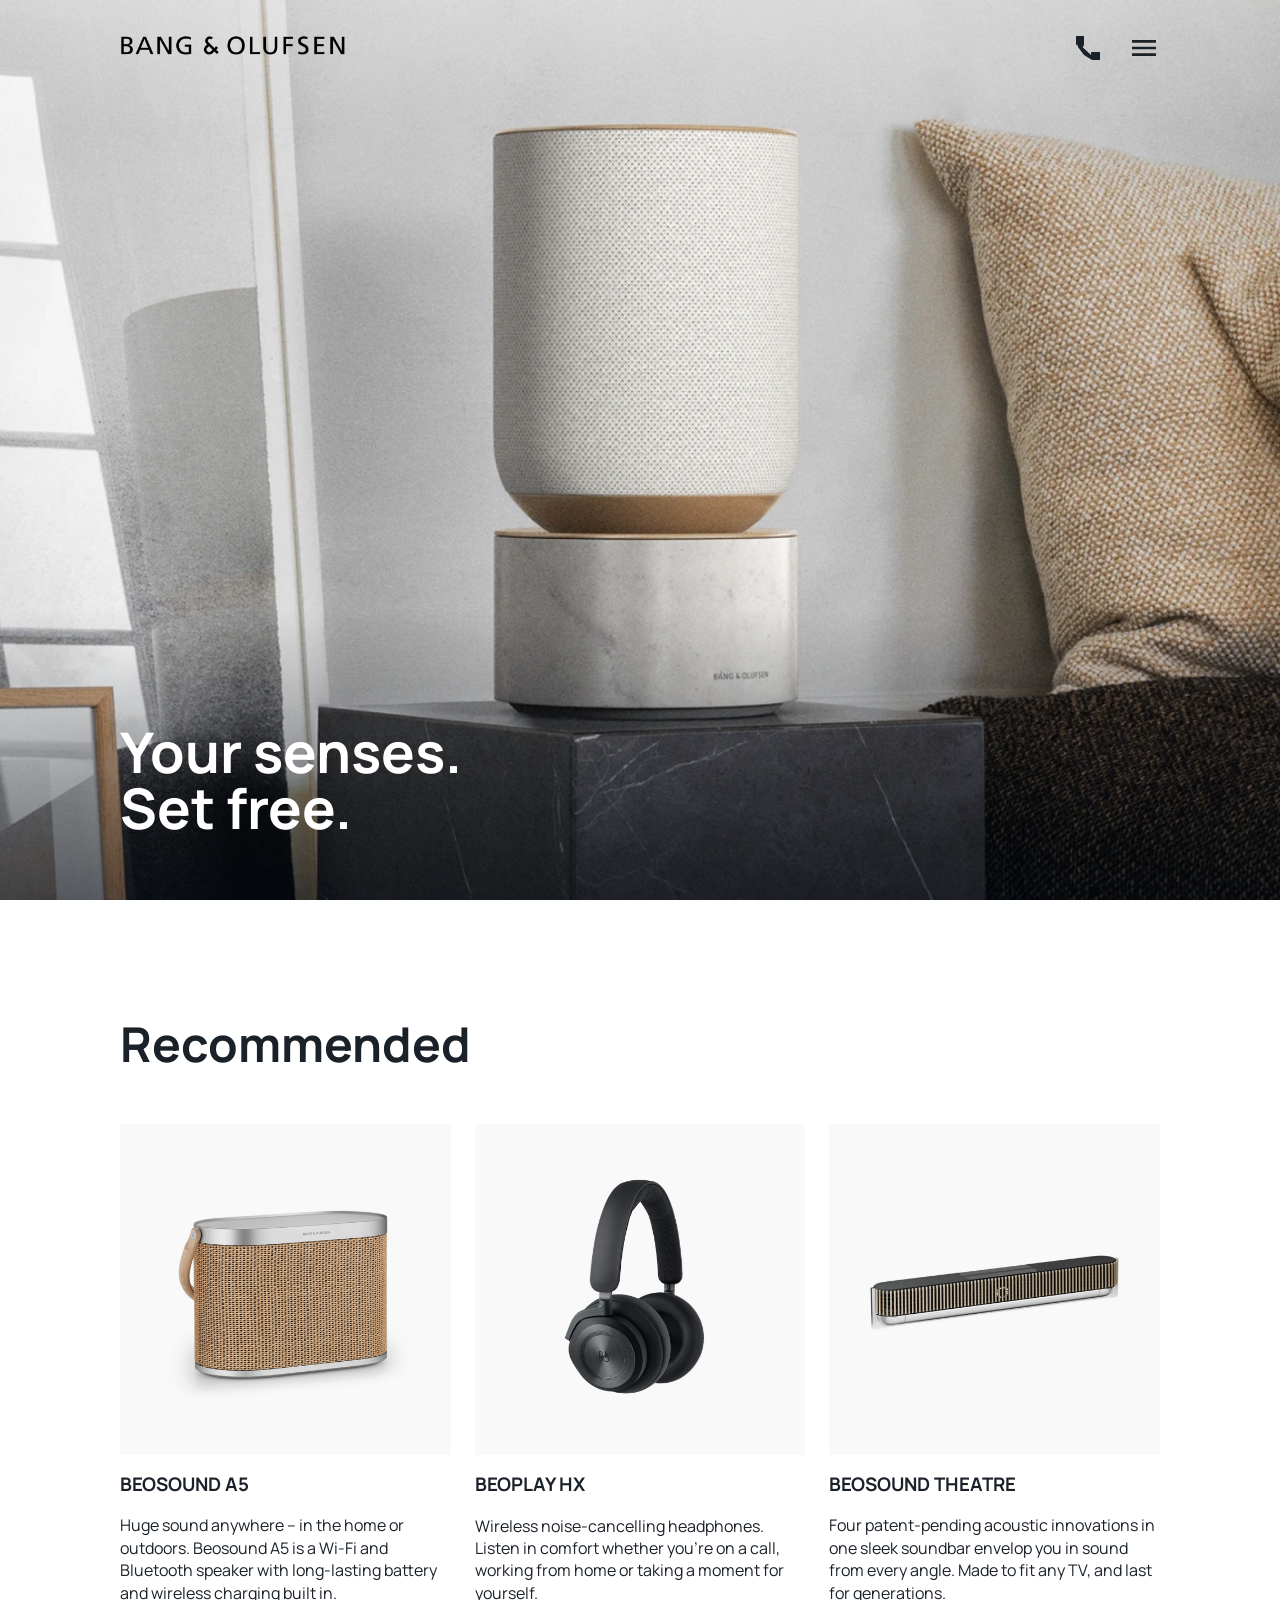
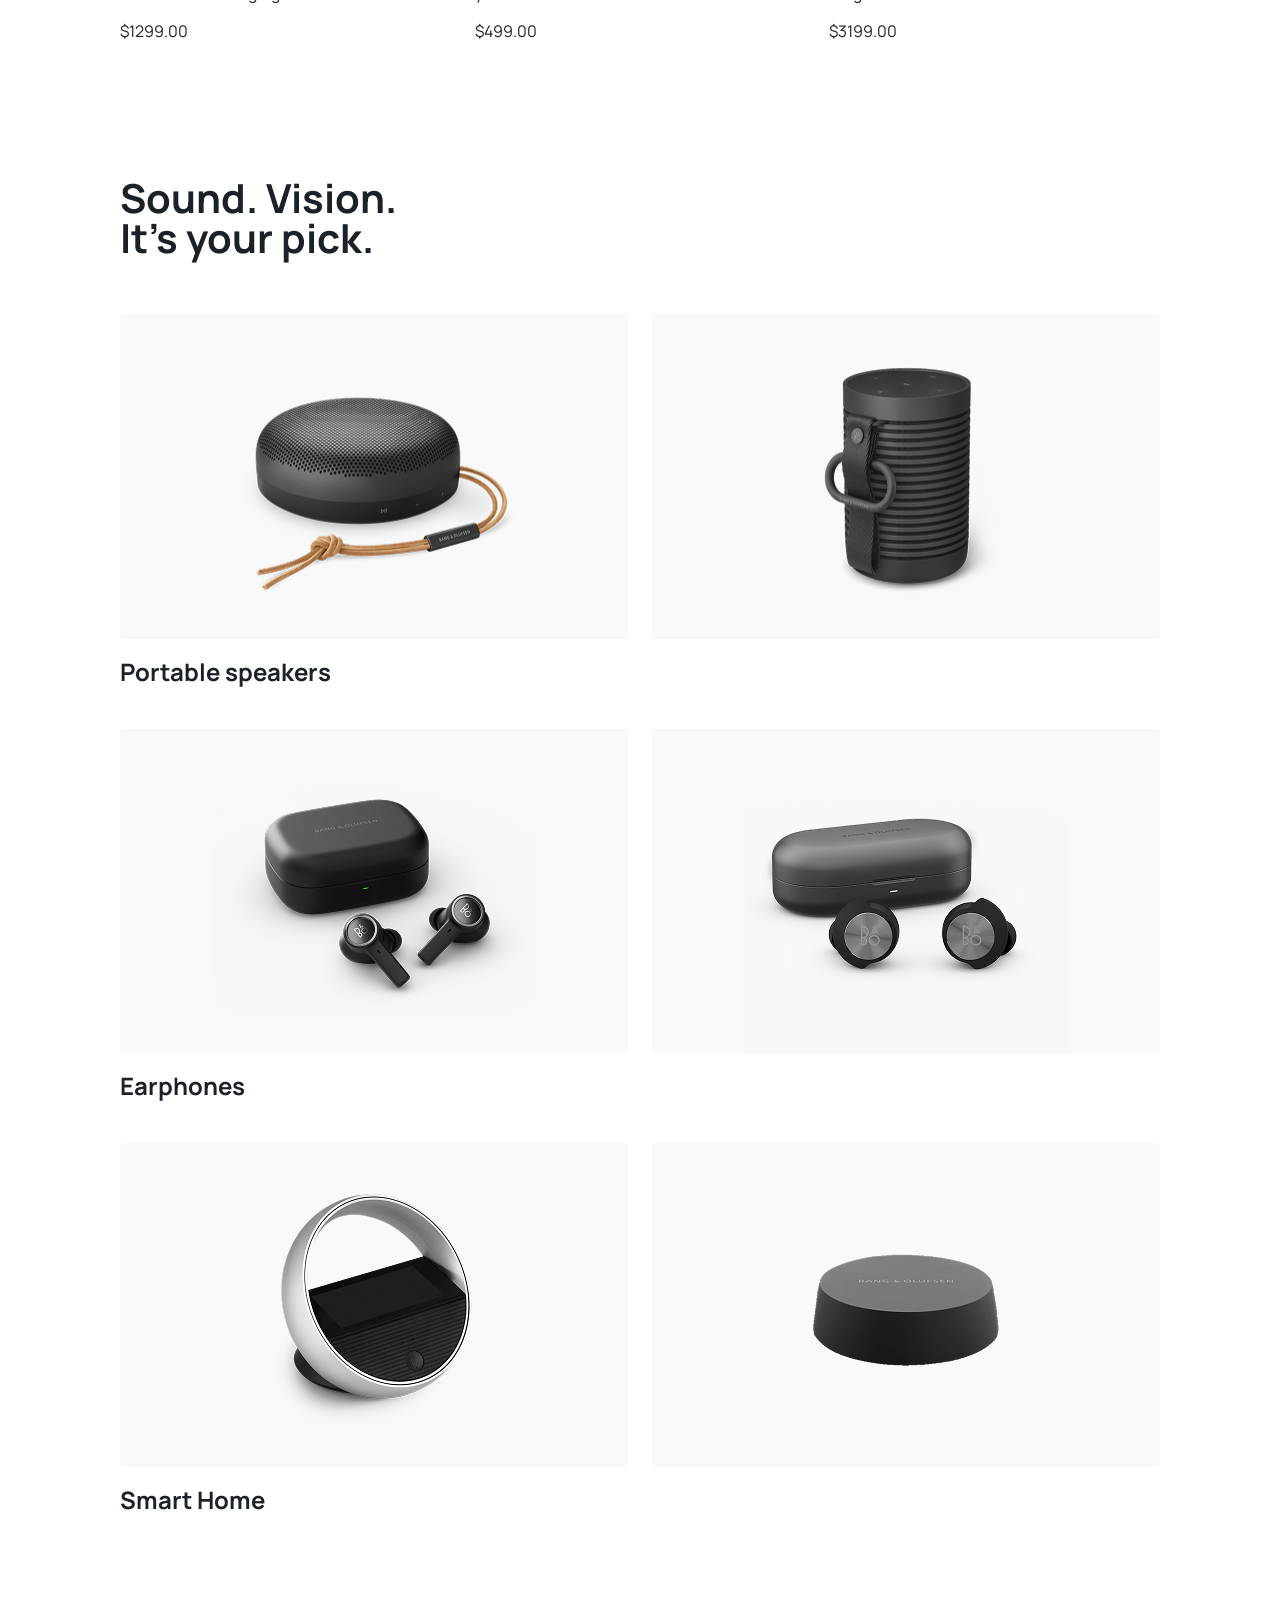
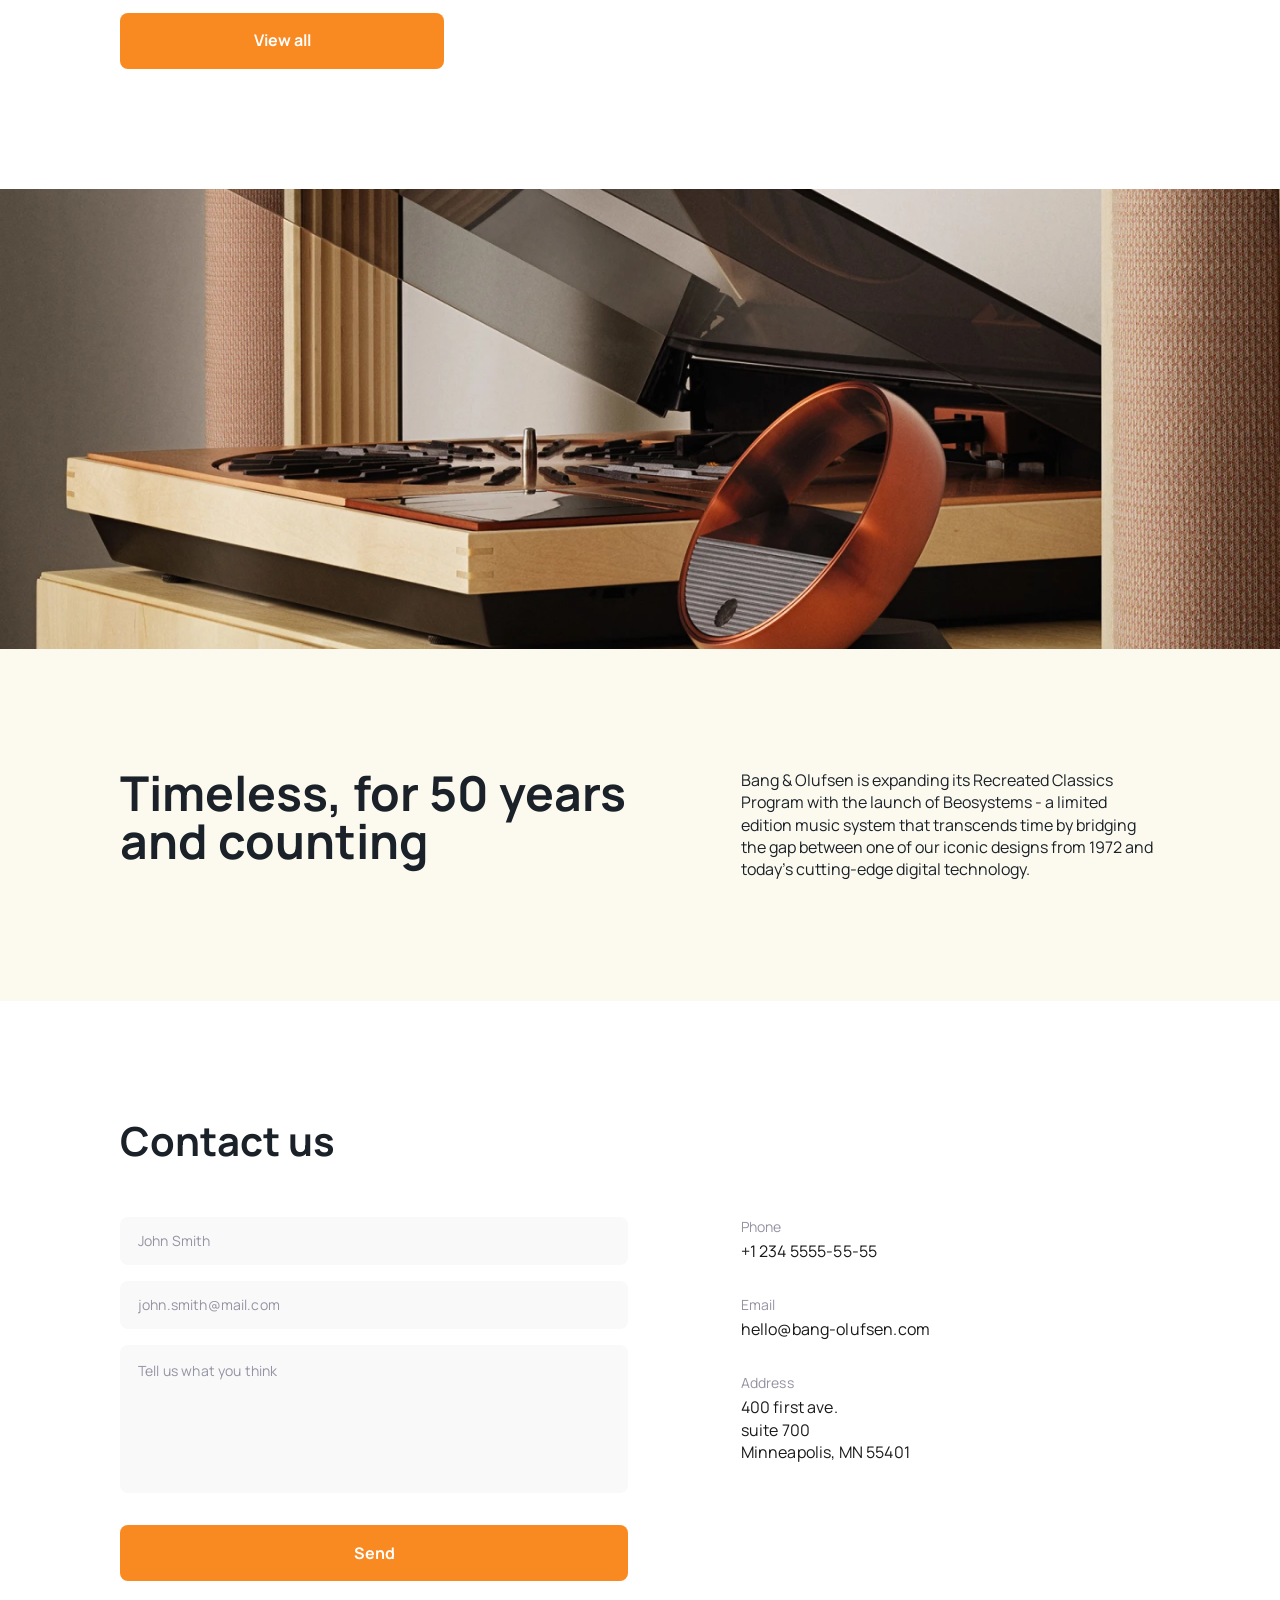
<file: index.html>
<!doctype html><html lang="en" class="page"><head><meta charset="utf-8"><meta name="viewport" content="width=device-width, initial-scale=1.0"><title>Bang &amp; Olufsen</title><link rel="icon" href="logo.5de49983.svg" type="image/svg+xml"><link rel="preconnect" href="https://fonts.googleapis.com"><link rel="preconnect" href="https://fonts.gstatic.com"><link href="https://fonts.googleapis.com/css2?family=Manrope:wght@200..800&display=swap" rel="stylesheet"><link rel="stylesheet" href="index.4c7e0e56.css"><script src="index.77afcc6d.js" defer></script></head><body class="page__body"> <header class="header"> <div class="top-bar"> <a href="#" class="top-bar__logo-link"> <img class="top-bar__logo" src="logo.5de49983.svg" alt="Bang &amp; Olufsen logo"> </a> <div class="top-bar__icons"> <a href="tel:+12345555555" class="icon icon__phone" aria-label="Call us"></a> <a href="#menu" class="icon icon__menu" aria-label="Open menu"></a> </div> </div> <div class="header__bottom"> <h1 class="header__title"> Your senses. <br> Set free. </h1> </div> </header> <aside class="menu page__menu" id="menu"> <div class="menu__top top-bar"> <a href="#" class="top-bar__logo-link"> <img class="top-bar__logo" src="logo.5de49983.svg" alt="Bang &amp; Olufsen logo"> </a> <a href="#" class="icon icon__close" aria-label="Close menu"></a> </div> <div class="menu__content"> <div class="menu__nav nav"> <ul class="nav__list"> <li class="nav__item"> <a class="nav__link" href="#recommended">Recommended</a> </li> <li class="nav__item"> <a class="nav__link" href="#categories">Categories</a> </li> <li class="nav__item"> <a class="nav__link" href="#about">About Us</a> </li> <li class="nav__item"> <a class="nav__link" href="#contacts">Contact Us</a> </li> </ul> </div> <a href="tel:+12345555555" class="menu__phone-number"> +1 234 5555-55-55 </a> <a href="tel:+12345555555" class="menu__call-to-order"> call to order </a> </div> </aside> <main class="main-content"> <section class="recommended" id="recommended"> <h2 class="recommended__title section-title">Recommended</h2> <div class="recommended__products"> <article class="product recommended__product"> <a href="#" class="product__photo-link"> <img class="product__photo" src="BEOSOUND%20A5.f909c605.png" alt="BEOSOUND A5 portable speaker"> </a> <h3 class="product__title">BEOSOUND A5</h3> <p class="product__description"> Huge sound anywhere – in the home or outdoors. Beosound A5 is a Wi-Fi and Bluetooth speaker with long-lasting battery and wireless charging built in. </p> <p class="product__price">$1299.00</p> </article> <article class="product recommended__product"> <a href="#" class="product__photo-link"> <img class="product__photo" src="BEOPLAY%20HX.02a022b8.png" alt="BEOPLAY HX wireless headphones"> </a> <h3 class="product__title">BEOPLAY HX</h3> <p class="product__description"> Wireless noise-cancelling headphones. Listen in comfort whether you’re on a call, working from home or taking a moment for yourself. </p> <p class="product__price">$499.00</p> </article> <article class="product recommended__product"> <a href="#" class="product__photo-link"> <img class="product__photo" src="BEOSOUND%20THEATRE.b10cb035.png" alt="BEOSOUND THEATRE soundbar"> </a> <h3 class="product__title">BEOSOUND THEATRE</h3> <p class="product__description"> Four patent-pending acoustic innovations in one sleek soundbar envelop you in sound from every angle. Made to fit any TV, and last for generations. </p> <p class="product__price">$3199.00</p> </article> </div> </section> <section class="categories" id="categories"> <h2 class="categories__title section-title"> Sound. Vision. <br> It’s your pick. </h2> <div class="categories__list"> <div class="categories__item category"> <div class="category__photos"> <a href="#" class="category__photo-link"> <img class="category__photo" src="portable-speaker-1.84fa2d08.png" alt="Portable speaker with strap"> </a> <a href="#" class="category__photo-link"> <img class="category__photo" src="portable-speaker-2.ef936d78.png" alt="Portable speaker"> </a> </div> <h3 class="category__title">Portable speakers</h3> </div> <div class="categories__item category"> <div class="category__photos"> <a href="#" class="category__photo-link"> <img class="category__photo" src="earphones-1.467339de.png" alt="Wireless earbuds in case"> </a> <a href="#" class="category__photo-link"> <img class="category__photo" src="earphones-2.4eb86ff8.png" alt="Wireless earbuds"> </a> </div> <h3 class="category__title">Earphones</h3> </div> <div class="categories__item category"> <div class="category__photos"> <a href="#" class="category__photo-link"> <img class="category__photo" src="smart-home-1.c9b4d029.png" alt="Round smart speaker"> </a> <a href="#" class="category__photo-link"> <img class="category__photo" src="smart-home-2.77718e35.png" alt="Compact smart speaker"> </a> </div> <h3 class="category__title">Smart Home</h3> </div> </div> <a href="#" class="button categories__button">View all</a> </section> <section class="timeless" id="about"> <img class="timeless__photo" src="vintage-photo.ce71dfe2.png" alt="Vintage Beosystem record player"> <div class="timeless__content"> <h2 class="timeless__title"> Timeless, for 50 years and counting </h2> <p class="timeless__description"> Bang &amp; Olufsen is expanding its Recreated Classics Program with the launch of Beosystems - a limited edition music system that transcends time by bridging the gap between one of our iconic designs from 1972 and today's cutting-edge digital technology. </p> </div> </section> <section class="contact" id="contacts"> <h2 class="contact__title">Contact us</h2> <form class="contact__form form" action="#"> <input class="form__field" type="text" name="name" aria-label="Your name" placeholder="John Smith" required> <input class="form__field" type="email" name="email" aria-label="Your email" placeholder="john.smith@mail.com" required> <textarea class="form__field form__field--message" name="message" aria-label="Your message" placeholder="Tell us what you think" required></textarea> <button class="button form__submit" type="submit"> Send </button> </form> <div class="contact__info contacts"> <div class="contacts__item"> <span class="contacts__label">Phone</span> <a class="contacts__value" href="tel:+12345555555"> +1 234 5555-55-55 </a> </div> <div class="contacts__item"> <span class="contacts__label">Email</span> <a class="contacts__value" href="mailto:hello@bang-olufsen.com"> hello@bang-olufsen.com </a> </div> <div class="contacts__item"> <span class="contacts__label">Address</span> <address class="contacts__value"> <a class="contacts__value" href="https://maps.google.com/?q=400+First+Ave+Suite+700+Minneapolis+MN+55401" target="_blank" rel="noopener noreferrer"> 400 first ave. <br> suite 700 <br> Minneapolis, MN 55401 </a> </address> </div> </div> </section> </main> </body></html>
</file>
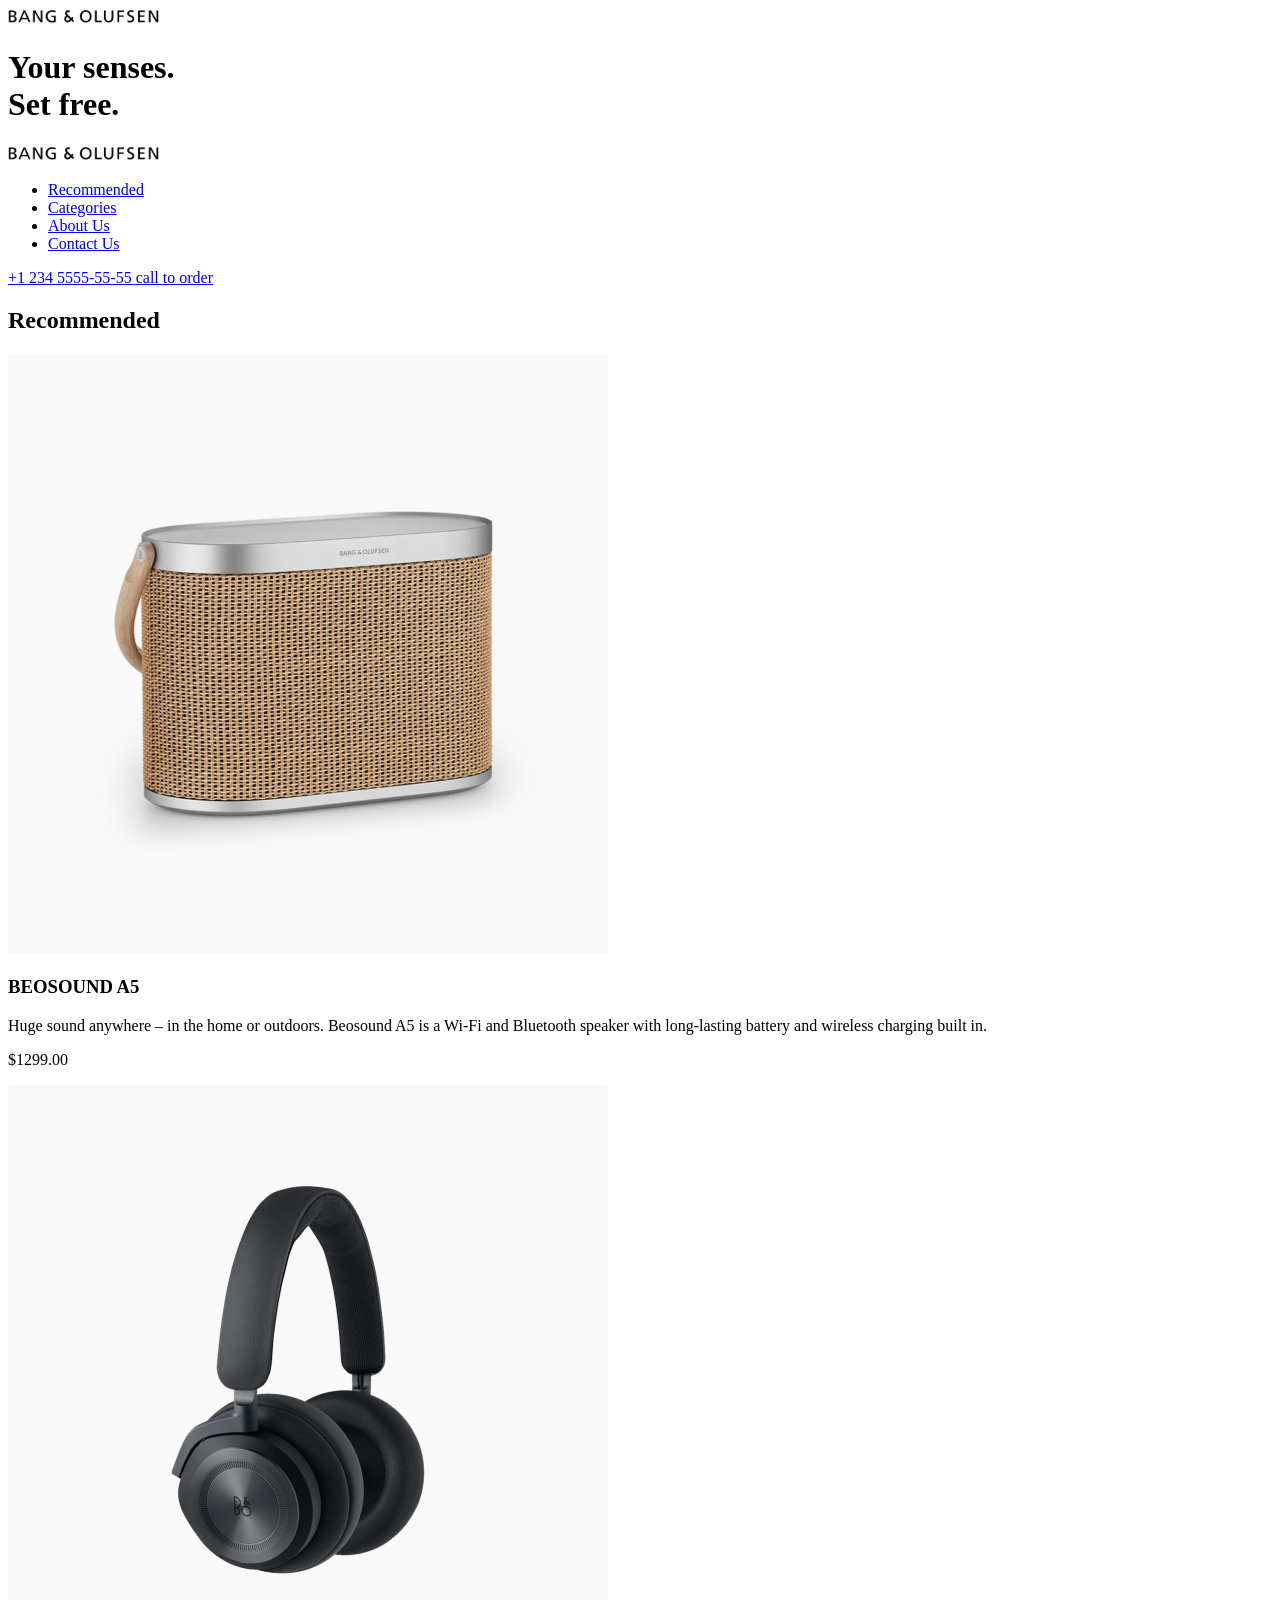
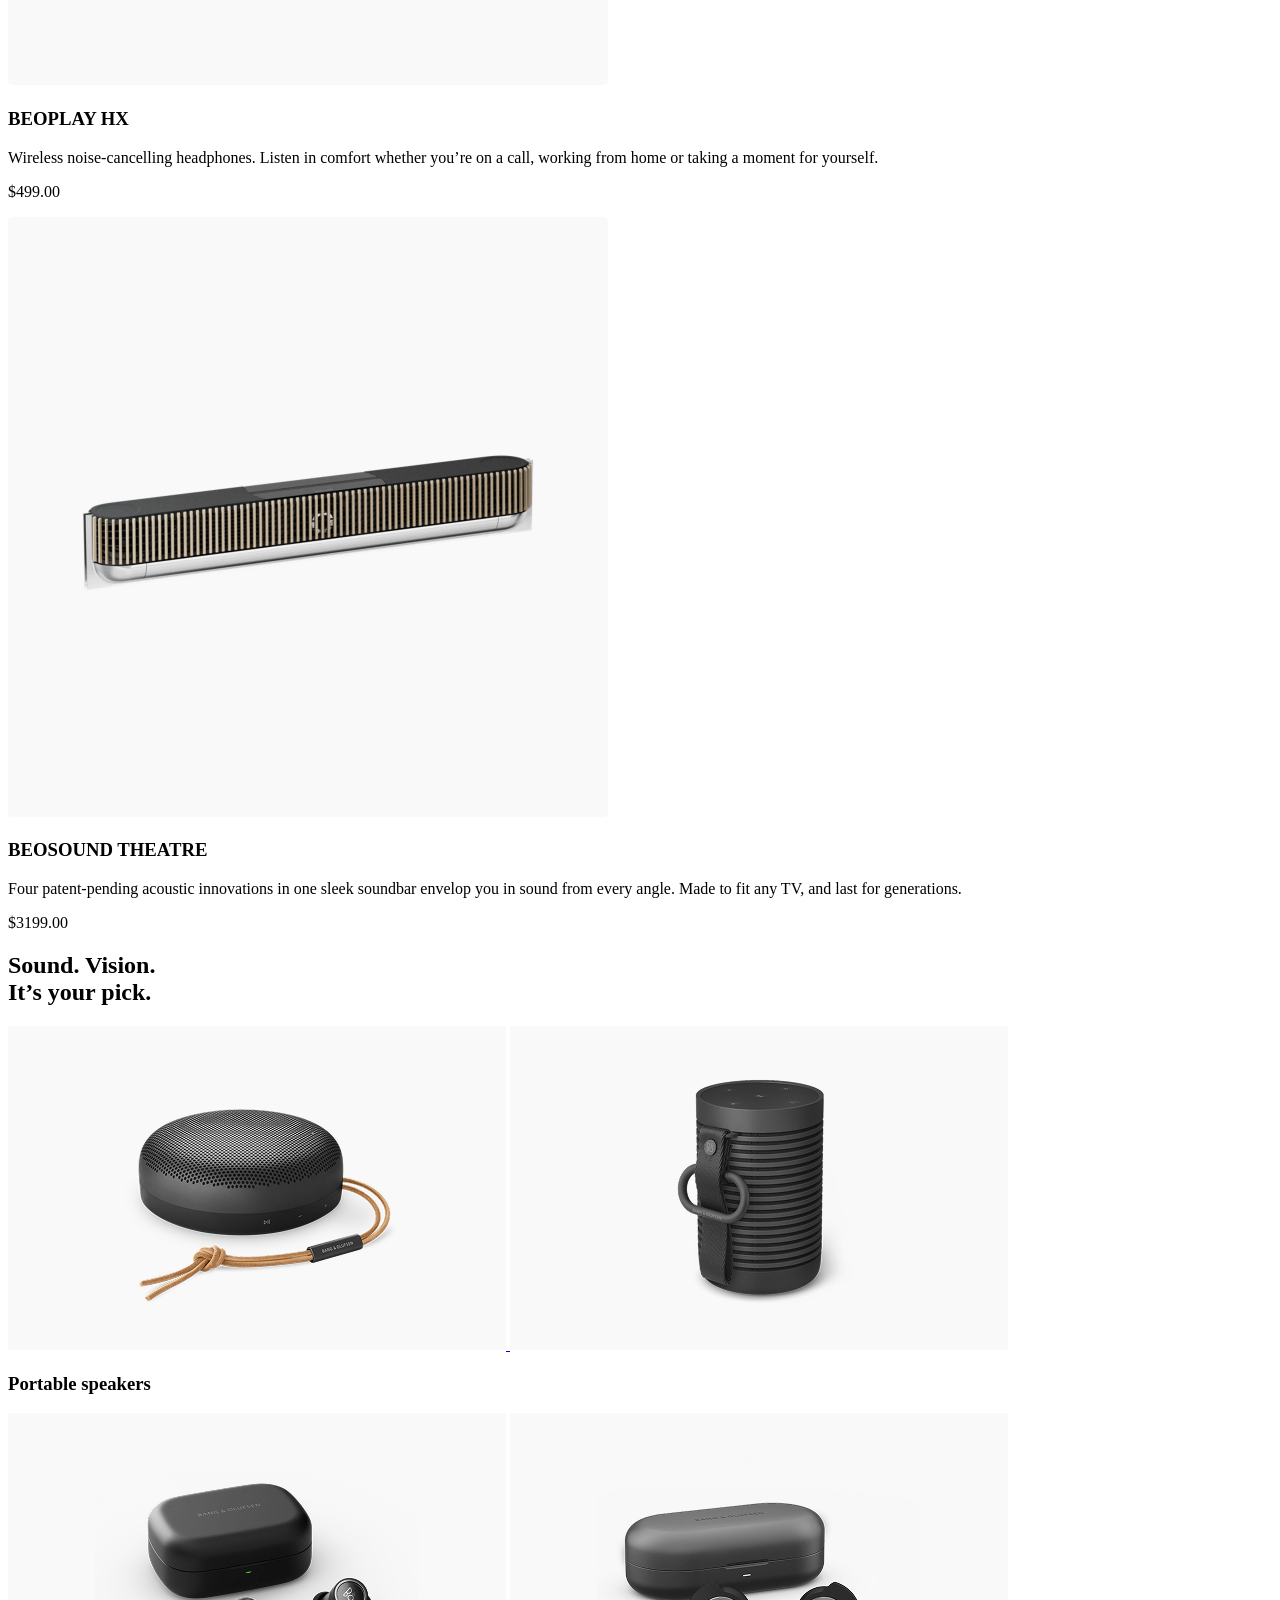
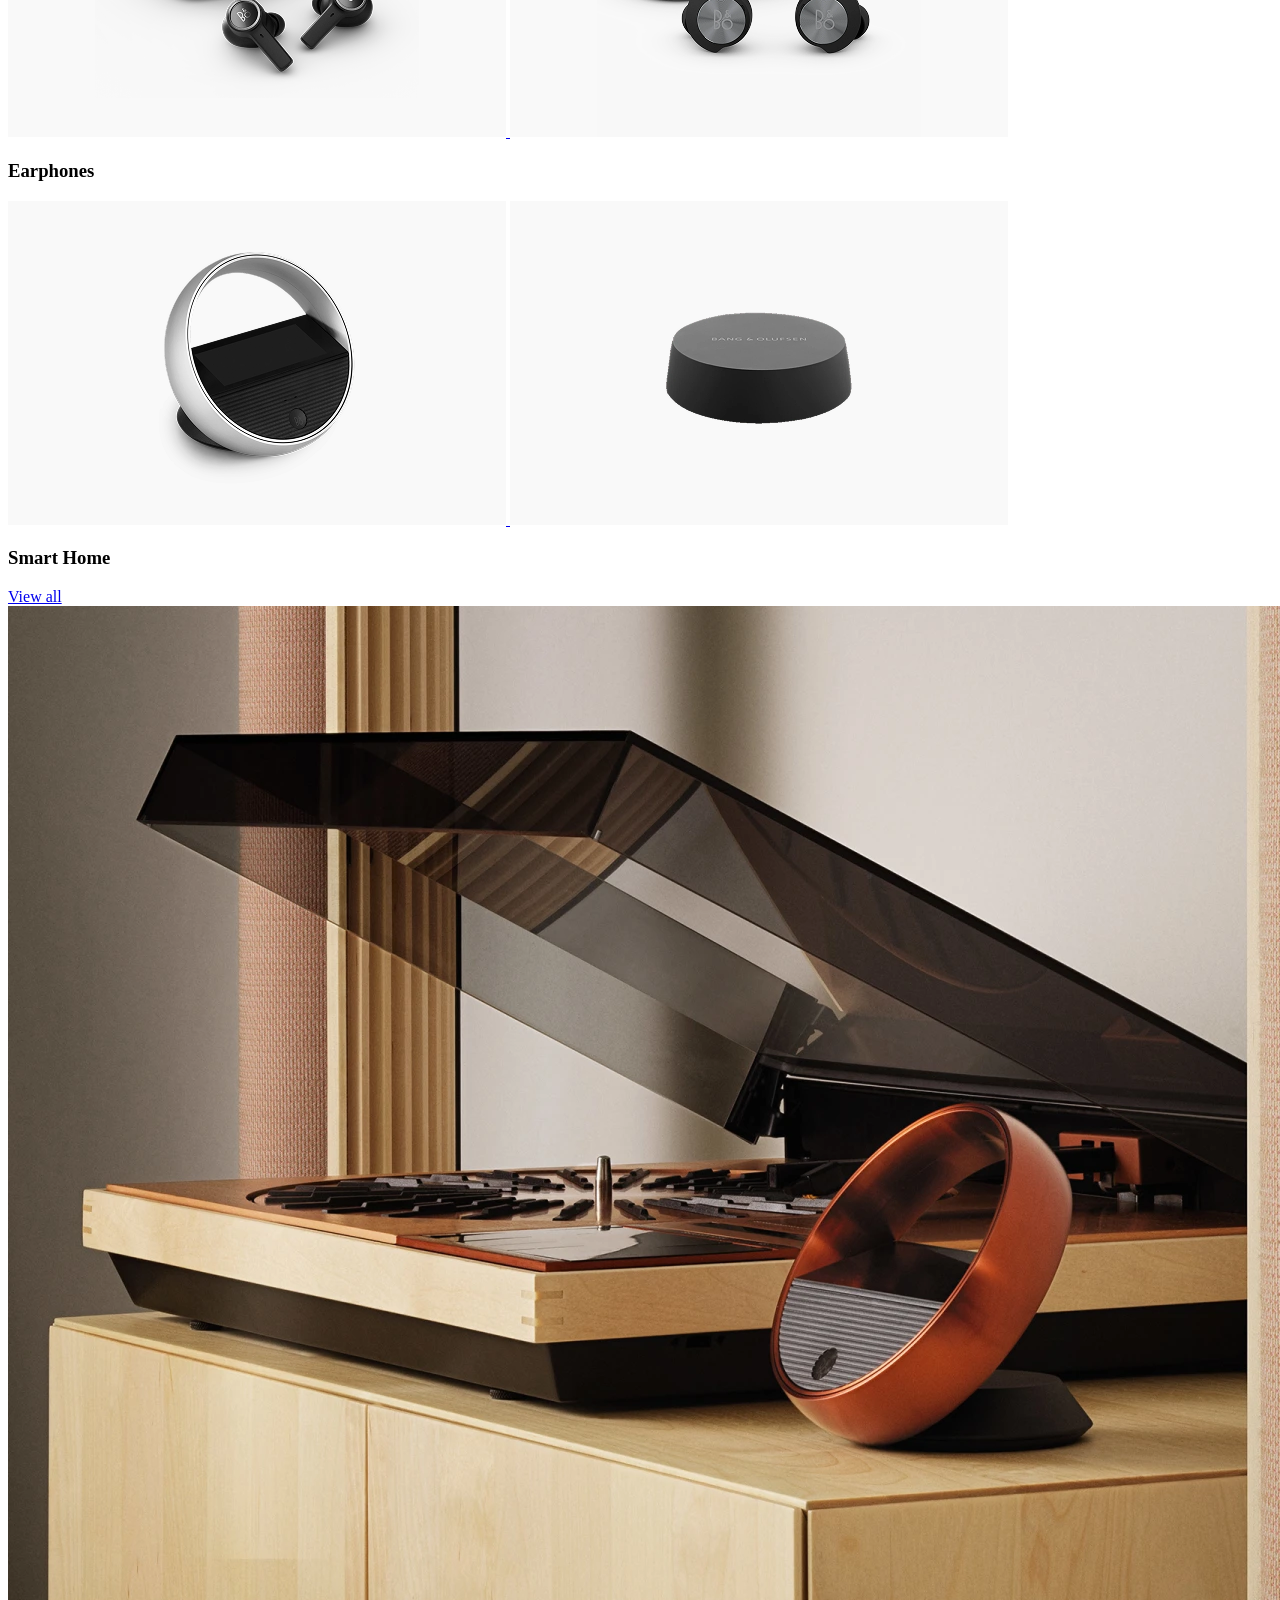
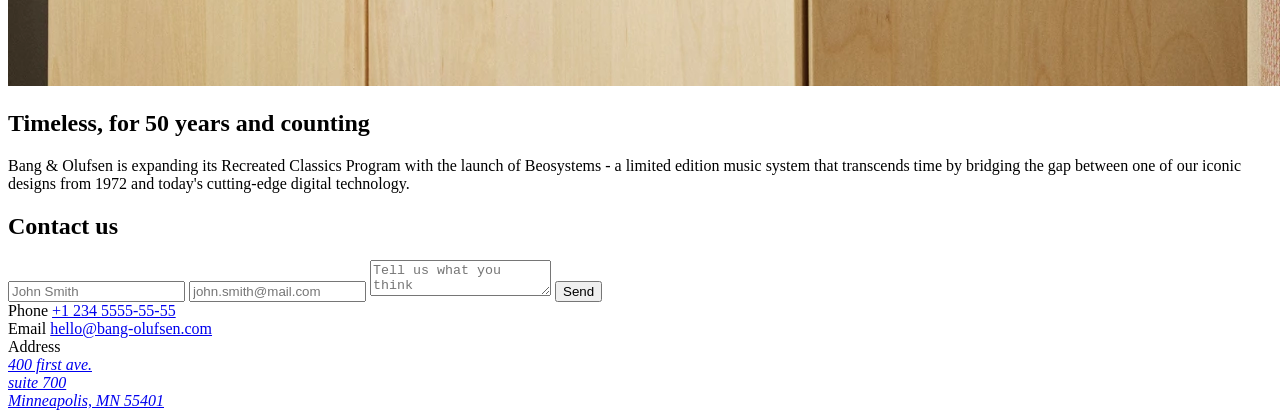
<file: src/index.html>
<!--#region head-->
<!doctype html>
<html lang="en" class="page">
  <head>
    <meta charset="UTF-8" />
    <meta
      name="viewport"
      content="width=device-width, initial-scale=1.0"
    />
    <title>Bang &amp; Olufsen</title>
    <link
      rel="icon"
      href="./images/logo.svg"
      type="image/svg+xml"
    >
    <link rel="preconnect" href="https://fonts.googleapis.com">
    <link rel="preconnect" href="https://fonts.gstatic.com">
    <link href="https://fonts.googleapis.com/css2?family=Manrope:wght@200..800&display=swap" rel="stylesheet">
    <link
      rel="stylesheet"
      href="./styles/main.scss"
    />
    <script
      src="./scripts/main.js"
      defer
    ></script>
  </head>
  <!--#endregion head-->
  <body class="page__body">
    <header class="header">
      <div class="top-bar">
        <a href="#" class="top-bar__logo-link">
          <img
            class="top-bar__logo"
            src="./images/logo.svg"
            alt="Bang &amp; Olufsen logo"
          >
        </a>

        <div class="top-bar__icons">
          <a
            href="tel:+12345555555"
            class="icon icon__phone"
            aria-label="Call us"
          ></a>

          <a
            href="#menu"
            class="icon icon__menu"
            aria-label="Open menu"
          ></a>
        </div>
      </div>

      <div class="header__bottom">
        <h1 class="header__title">
          Your senses.
          <br>
          Set free.
        </h1>
      </div>
    </header>

    <aside class="page__menu menu" id="menu">
      <div class="top-bar menu__top">
        <a href="#" class="top-bar__logo-link">
          <img
            class="top-bar__logo"
            src="./images/logo.svg"
            alt="Bang &amp; Olufsen logo"
          >
        </a>

        <a
          href="#"
          class="icon icon__close"
          aria-label="Close menu"
        ></a>
      </div>
      <div class="menu__content">
        <div class="nav menu__nav">
          <ul class="nav__list">
            <li class="nav__item">
              <a class="nav__link" href="#recommended">Recommended</a>
            </li>
            <li class="nav__item">
              <a class="nav__link" href="#categories">Categories</a>
            </li>
            <li class="nav__item">
              <a class="nav__link" href="#about">About Us</a>
            </li>
            <li class="nav__item">
              <a class="nav__link" href="#contacts">Contact Us</a>
            </li>
          </ul>
        </div>

        <a href="tel:+12345555555" class="menu__phone-number">
          +1 234 5555-55-55
        </a>

        <a href="tel:+12345555555" class="menu__call-to-order">
          call to order
        </a>
      </div>
    </aside>

    <main class="main-content">
      <section class="recommended" id="recommended">
        <h2 class="section-title recommended__title">Recommended</h2>

        <div class="recommended__products">
          <article class="product recommended__product">
            <a href="#" class="product__photo-link">
              <img
                class="product__photo"
                src="./images/products/BEOSOUND A5.png"
                alt="BEOSOUND A5 portable speaker"
              >
            </a>

            <h3 class="product__title">BEOSOUND A5</h3>

            <p class="product__description">
              Huge sound anywhere – in the home or outdoors.
              Beosound A5 is a Wi-Fi and Bluetooth speaker with
              long-lasting battery and wireless charging built in.
            </p>

            <p class="product__price">$1299.00</p>
          </article>

          <article class="product recommended__product">
            <a href="#" class="product__photo-link">
              <img
                class="product__photo"
                src="./images/products/BEOPLAY HX.png"
                alt="BEOPLAY HX wireless headphones"
              >
            </a>

            <h3 class="product__title">BEOPLAY HX</h3>

            <p class="product__description">
              Wireless noise-cancelling headphones.
              Listen in comfort whether you’re on a call,
              working from home or taking a moment for yourself.
            </p>

            <p class="product__price">$499.00</p>
          </article>

          <article class="product recommended__product">
            <a href="#" class="product__photo-link">
              <img
                class="product__photo"
                src="./images/products/BEOSOUND THEATRE.png"
                alt="BEOSOUND THEATRE soundbar"
              >
            </a>

            <h3 class="product__title">BEOSOUND THEATRE</h3>

            <p class="product__description">
              Four patent-pending acoustic innovations in one sleek
              soundbar envelop you in sound from every angle.
              Made to fit any TV, and last for generations.
            </p>

            <p class="product__price">$3199.00</p>
          </article>
        </div>
      </section>

      <section class="categories" id="categories">
        <h2 class="section-title categories__title">
          Sound. Vision.
          <br>
          It’s your pick.
        </h2>

        <div class="categories__list">
          <div class="category categories__item">
            <div class="category__photos">
              <a href="#" class="category__photo-link">
                <img
                  class="category__photo"
                  src="./images/categories/portable-speaker-1.png"
                  alt="Portable speaker with strap"
                >
              </a>

              <a href="#" class="category__photo-link">
                <img
                  class="category__photo"
                  src="./images/categories/portable-speaker-2.png"
                  alt="Portable speaker"
                >
              </a>
            </div>

            <h3 class="category__title">Portable speakers</h3>
          </div>

          <div class="category categories__item">
            <div class="category__photos">
              <a href="#" class="category__photo-link">
                <img
                  class="category__photo"
                  src="./images/categories/earphones-1.png"
                  alt="Wireless earbuds in case"
                >
              </a>

              <a href="#" class="category__photo-link">
                <img
                  class="category__photo"
                  src="./images/categories/earphones-2.png"
                  alt="Wireless earbuds"
                >
              </a>
            </div>

            <h3 class="category__title">Earphones</h3>
          </div>

          <div class="category categories__item">
            <div class="category__photos">
              <a href="#" class="category__photo-link">
                <img
                  class="category__photo"
                  src="./images/categories/smart-home-1.png"
                  alt="Round smart speaker"
                >
              </a>

              <a href="#" class="category__photo-link">
                <img
                  class="category__photo"
                  src="./images/categories/smart-home-2.png"
                  alt="Compact smart speaker"
                >
              </a>
            </div>

            <h3 class="category__title">Smart Home</h3>
          </div>
        </div>

        <a href="#" class="button categories__button">View all</a>
      </section>

      <section class="timeless" id="about">
        <img
          class="timeless__photo"
          src="./images/vintage-photo.png"
          alt="Vintage Beosystem record player"
        >

        <div class="timeless__content">
          <h2 class="timeless__title">
            Timeless, for 50 years and counting
          </h2>

          <p class="timeless__description">
            Bang &amp; Olufsen is expanding its Recreated Classics Program with
            the launch of Beosystems - a limited edition music system that
            transcends time by bridging the gap between one of our iconic designs
            from 1972 and today's cutting-edge digital technology.
          </p>
        </div>
      </section>

      <section class="contact" id="contacts">
        <h2 class="contact__title">Contact us</h2>

        <form class="contact__form form" action="#">
          <input
            class="form__field"
            type="text"
            name="name"
            aria-label="Your name"
            placeholder="John Smith"
            required
          >

          <input
            class="form__field"
            type="email"
            name="email"
            aria-label="Your email"
            placeholder="john.smith@mail.com"
            required
          >

          <textarea
            class="form__field form__field--message"
            name="message"
            aria-label="Your message"
            placeholder="Tell us what you think"
            required
          ></textarea>

          <button class="form__submit button" type="submit">
            Send
          </button>
        </form>

        <div class="contact__info contacts">
          <div class="contacts__item">
            <span class="contacts__label">Phone</span>
            <a class="contacts__value" href="tel:+12345555555">
              +1 234 5555-55-55
            </a>
          </div>

          <div class="contacts__item">
            <span class="contacts__label">Email</span>
            <a class="contacts__value" href="mailto:hello@bang-olufsen.com">
              hello@bang-olufsen.com
            </a>
          </div>

          <div class="contacts__item">
            <span class="contacts__label">Address</span>
            <address class="contacts__value">
              <a
                class="contacts__value"
                href="https://maps.google.com/?q=400+First+Ave+Suite+700+Minneapolis+MN+55401"
                target="_blank"
                rel="noopener noreferrer"
              >
                400 first ave.
                <br>
                suite 700
                <br>
                Minneapolis, MN 55401
              </a>
            </address>
          </div>
        </div>
      </section>
    </main>
  </body>
</html>
</file>
<file: index.4c7e0e56.css>
.page{--lightningcss-light:initial;--lightningcss-dark: ;--lightningcss-light:initial;--lightningcss-dark: ;color-scheme:light;color:#1b2129;scroll-behavior:smooth;font-family:Manrope,sans-serif;font-size:16px;line-height:140%}.page:has(.page__menu:target){overflow:hidden}.page__body{min-width:320px;margin:0}.page__menu{opacity:0;visibility:hidden;transition:opacity .3s,transform .3s,visibility .3s;position:fixed;top:0;left:0;right:0;transform:translate(-100%)}.page__menu:target{opacity:1;visibility:visible;transform:translate(0)}.header{box-sizing:border-box;background-image:url(header-bg-mobile.0be8a26f.png);background-position:50%;background-size:cover;-ms-flex-direction:column;flex-direction:column;-ms-flex-pack:justify;justify-content:space-between;height:100vh;display:-ms-flexbox;display:flex}@supports (height:100dvh){.header{height:100dvh}}.header__title{color:#fff;margin:0;font-family:Manrope,sans-serif;font-size:36px;font-weight:700;line-height:100%}@media (min-width:576px){.header__title{font-size:48px}}@media (min-width:992px){.header__title{font-size:56px}}.header__bottom{padding-bottom:40px;padding-left:20px;padding-right:20px}@media (min-width:576px){.header__bottom{padding-left:72px;padding-right:72px}}@media (min-width:992px){.header__bottom{padding-left:120px;padding-right:120px}}@media (min-width:576px){.header__bottom{padding-bottom:64px}}.top-bar{-ms-flex-pack:justify;justify-content:space-between;-ms-flex-align:center;align-items:center;padding:24px 20px;display:-ms-flexbox;display:flex}@media (min-width:576px){.top-bar{padding-left:72px;padding-right:72px}}@media (min-width:992px){.top-bar{padding-left:120px;padding-right:120px}}@media (min-width:576px){.top-bar{padding-top:32px;padding-bottom:32px}}.top-bar__logo-link{display:block}.top-bar__logo{height:16px;transition:opacity .3s}.top-bar__logo:hover{opacity:.7}@media (min-width:576px){.top-bar__logo{height:24px}}.top-bar__icons{gap:24px;display:-ms-flexbox;display:flex}.icon{background-position:50%;background-repeat:no-repeat;background-size:contain;width:24px;height:24px;transition:transform .3s;display:block}.icon:hover{transform:scale(1.2)}@media (min-width:576px){.icon{width:32px;height:32px}}.icon__phone{background-image:url(icon-phone.ae7b3f91.svg)}.icon__menu{background-image:url(icon-burger-menu.77d618bd.svg)}.icon__menu:hover{background-image:url(icon-burger-menu-hover.f76c3efa.svg)}.icon__close{background-image:url(icon-close.2e1cbaa5.svg)}.menu{box-sizing:border-box;background-color:#f9f9f9;height:100vh;font-weight:700;overflow:auto}@supports (height:100dvh){.menu{height:100dvh}}.menu__top{z-index:1;background-color:#e5e5e5;margin-bottom:32px;position:sticky;top:0}@media (min-width:576px){.menu__top{margin-bottom:56px}}.menu__content{padding-left:20px;padding-right:20px}@media (min-width:576px){.menu__content{padding-left:72px;padding-right:72px}}@media (min-width:992px){.menu__content{padding-left:120px;padding-right:120px}}.menu__nav{margin-bottom:40px}.menu__phone-number{color:inherit;letter-spacing:2px;margin-bottom:16px;text-decoration:none;display:block}.menu__call-to-order{color:inherit;text-transform:uppercase;letter-spacing:2px;border-bottom:1px solid #1b2129;width:fit-content;padding-bottom:4px;text-decoration:none;display:block}.nav__list{-ms-flex-direction:column;flex-direction:column;gap:32px;margin:0;padding:0;list-style:none;display:-ms-flexbox;display:flex}.nav__link{color:inherit;font-size:22px;line-height:22px;text-decoration:none;position:relative}.nav__link:after{content:"";transform-origin:0;background-color:#1b2129;width:100%;height:1px;transition:transform .3s;display:block;position:absolute;bottom:-8px;transform:scale(0)}.nav__link:hover:after{transform:scale(1)}.section-title{text-align:left;margin:0 0 48px;font-size:32px;font-weight:700;line-height:100%}@media (min-width:576px){.section-title{margin-bottom:56px;font-size:40px}}@media (min-width:992px){.section-title{font-size:48px}}.main-content{row-gap:64px;padding-top:64px;padding-bottom:64px;display:grid}@media (min-width:576px){.main-content{row-gap:120px;padding-top:120px;padding-bottom:120px}}.button{color:#fff;text-align:center;cursor:pointer;box-sizing:border-box;background-color:#f98921;border:none;border-radius:8px;height:56px;padding:16px 48px;font-family:inherit;font-size:16px;font-weight:700;text-decoration:none;transition:background-color .3s;display:block}.button:hover{background-color:#1b2129}.button:active{background-color:#05080d}.product__photo-link{background-color:#f9f9f9;display:block;overflow:hidden}.product__photo{width:100%;transition:transform .3s;display:block}.product__photo:hover{transform:scale(1.05)}.recommended{padding-left:20px;padding-right:20px}@media (min-width:576px){.recommended{padding-left:72px;padding-right:72px}}@media (min-width:992px){.recommended{padding-left:120px;padding-right:120px}}.recommended__product{grid-column:1/-1}@media (min-width:992px){.recommended__product{grid-column:span 4}}.recommended__products{--column:2;grid-template-columns:repeat(var(--column),1fr);gap:32px 20px;display:grid}@media (min-width:576px){.recommended__products{--column:6;column-gap:24px}}@media (min-width:992px){.recommended__products{--column:12}}.timeless{grid-column:1/-1}.timeless__photo{object-fit:cover;object-position:center;width:100%;height:200px;display:block}@media (min-width:576px){.timeless__photo{height:400px}}@media (min-width:992px){.timeless__photo{height:460px}}.timeless__content{--column:2;grid-template-columns:repeat(var(--column),1fr);background-color:#fcfaef;column-gap:20px;padding:48px 20px;display:grid}@media (min-width:576px){.timeless__content{padding-left:72px;padding-right:72px}}@media (min-width:992px){.timeless__content{padding-left:120px;padding-right:120px}}@media (min-width:576px){.timeless__content{--column:6;column-gap:24px}}@media (min-width:992px){.timeless__content{--column:12}}@media (min-width:576px){.timeless__content{padding-top:120px;padding-bottom:120px}}.timeless__title{grid-column:1/-1;margin:0;font-size:32px;font-weight:700;line-height:32px}@media (min-width:576px){.timeless__title{grid-column:1/4;font-size:40px;line-height:100%}}@media (min-width:992px){.timeless__title{grid-column:span 6;font-size:48px;line-height:48px}}.timeless__description{grid-column:1/-1;margin:24px 0 0;font-size:16px;font-weight:400;line-height:140%}@media (min-width:576px){.timeless__description{grid-column:4/7;margin:0}}@media (min-width:992px){.timeless__description{grid-column:8/-1}}.category__photos{grid-template-columns:repeat(2,1fr);gap:20px;display:grid}@media (min-width:576px){.category__photos{gap:24px}}.category__photo-link{background-color:#f9f9f9;border-radius:4px;display:block;overflow:hidden}.category__photo{aspect-ratio:1;object-fit:contain;width:100%;transition:transform .3s;display:block}.category__photo:hover{transform:scale(1.05)}@media (min-width:576px){.category__photo{aspect-ratio:288/184}}.category__title{margin:16px 0 0;font-size:18px;font-weight:700;line-height:140%}@media (min-width:576px){.category__title{font-size:24px}}.categories{padding-left:20px;padding-right:20px}@media (min-width:576px){.categories{padding-left:72px;padding-right:72px}}@media (min-width:992px){.categories{padding-left:120px;padding-right:120px}}.categories__title{margin:0;font-size:40px;font-weight:700;line-height:40px}.categories__list{gap:40px;padding-top:46px;padding-bottom:46px;display:grid}@media (min-width:576px){.categories__list{padding-top:56px;padding-bottom:56px}}.categories__button{margin-top:40px}@media (min-width:992px){.categories__button{width:324px}}.contact{padding-left:20px;padding-right:20px}@media (min-width:576px){.contact{padding-left:72px;padding-right:72px}}@media (min-width:992px){.contact{--column:2;grid-template-columns:repeat(var(--column),1fr);column-gap:20px;padding-left:120px;padding-right:120px;display:grid}}@media (min-width:992px) and (min-width:576px){.contact{--column:6;column-gap:24px}}@media (min-width:992px) and (min-width:992px){.contact{--column:12}}.contact__title{margin:0 0 48px;font-size:32px;font-weight:700;line-height:32px}@media (min-width:576px){.contact__title{margin-bottom:102px;font-size:40px;line-height:100%}}@media (min-width:992px){.contact__title{grid-column:1/-1;margin-bottom:56px}.contact__form{grid-column:1/7}}.contact__info{margin-top:48px}@media (min-width:992px){.contact__info{grid-column:8/-1;margin-top:0}}.form{-ms-flex-direction:column;flex-direction:column;gap:16px;display:-ms-flexbox;display:flex}.form__field{box-sizing:border-box;letter-spacing:.15px;color:#191919;background-color:#f9f9f9;border:2px solid transparent;border-radius:8px;height:48px;padding:14px 16px;font-family:inherit;font-size:14px;line-height:140%;transition:border-color .3s,background-color .3s}.form__field::placeholder{color:#9393a3}.form__field::placeholder{color:#9393a3}.form__field:hover{background-color:#fff;border-color:#e5e5e5}.form__field:focus{background-color:#fff;border-color:#f98921;outline:none}.form__field--message{resize:none;height:148px}.form__submit{margin-top:16px}.contacts{-ms-flex-direction:column;flex-direction:column;gap:32px;display:-ms-flexbox;display:flex}.contacts__item{-ms-flex-direction:column;flex-direction:column;gap:4px;display:-ms-flexbox;display:flex}.contacts__label{letter-spacing:.15px;color:#9393a3;font-size:14px;line-height:140%}.contacts__value{letter-spacing:.15px;color:#191919;margin:0;font-size:16px;font-style:normal;line-height:140%;text-decoration:none;transition:color .3s}.contacts__value:hover{color:#f98921}
/*# sourceMappingURL=index.4c7e0e56.css.map */
</file>
